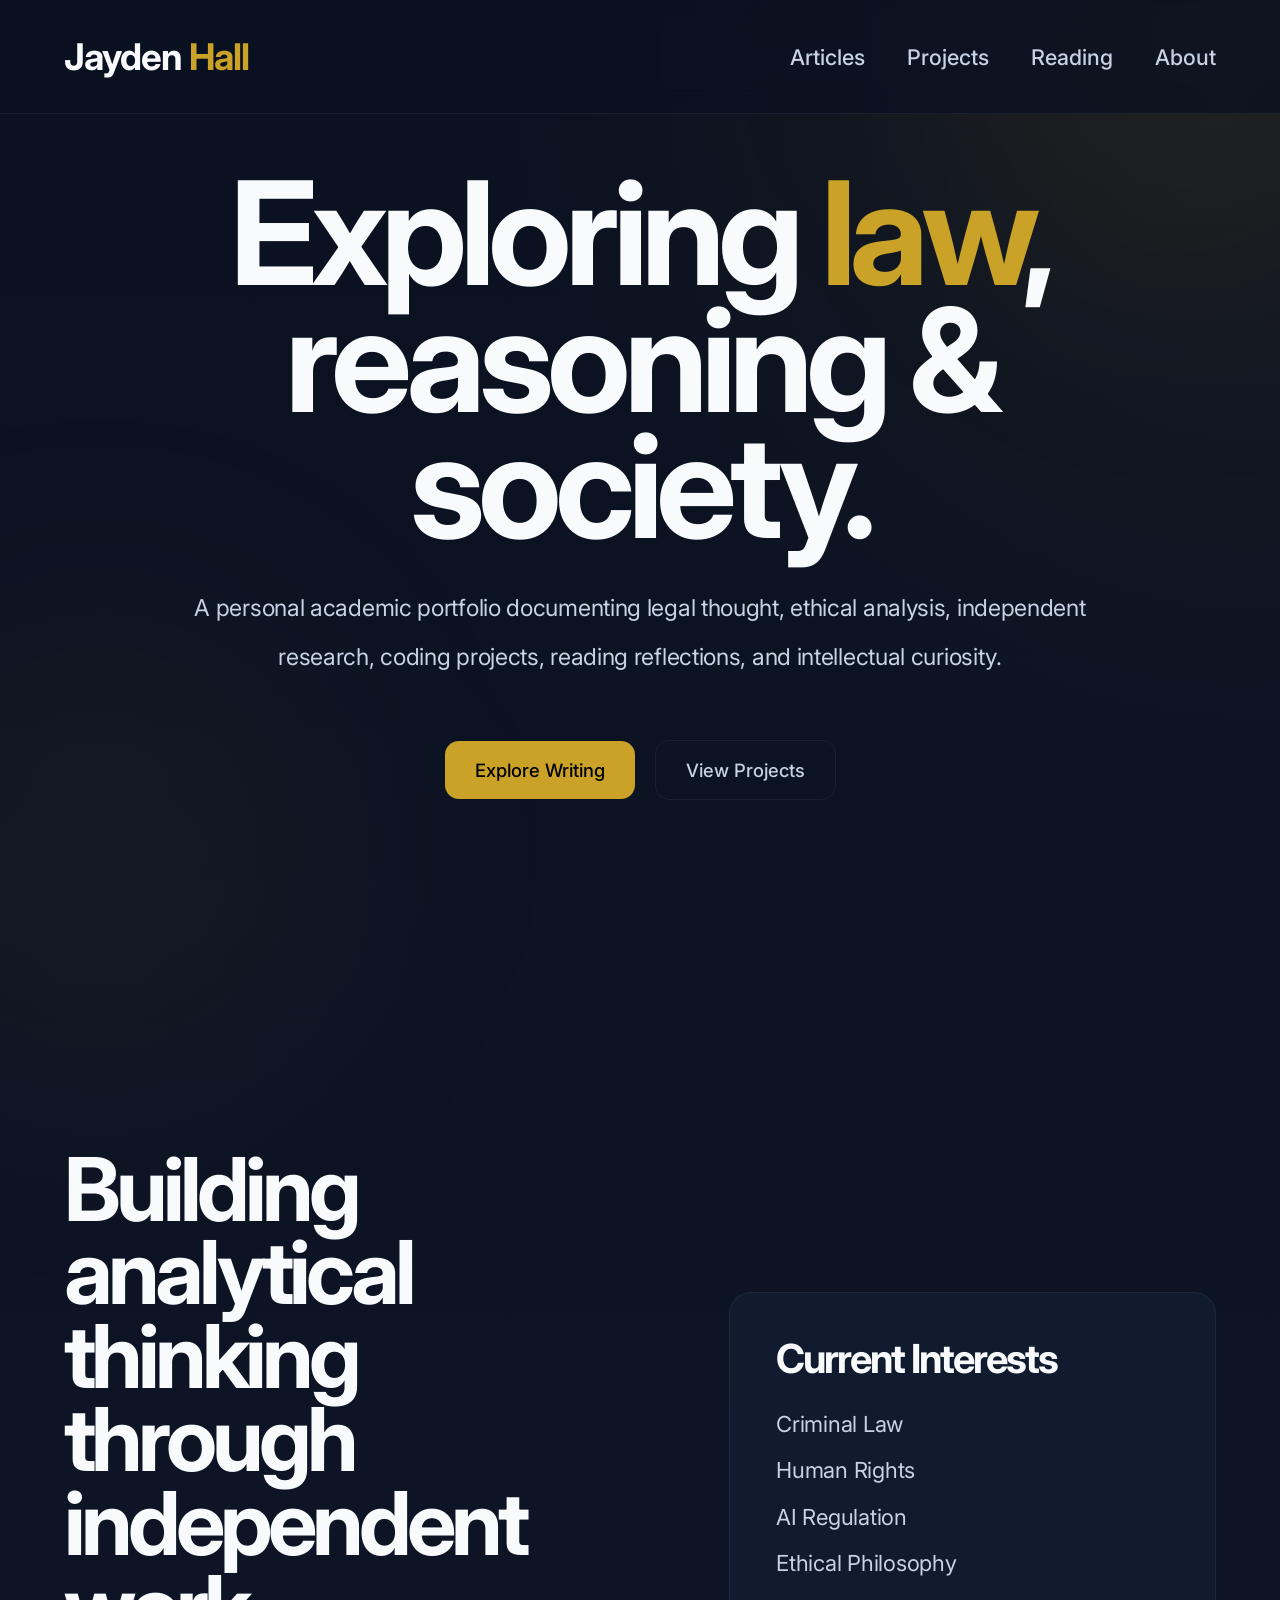
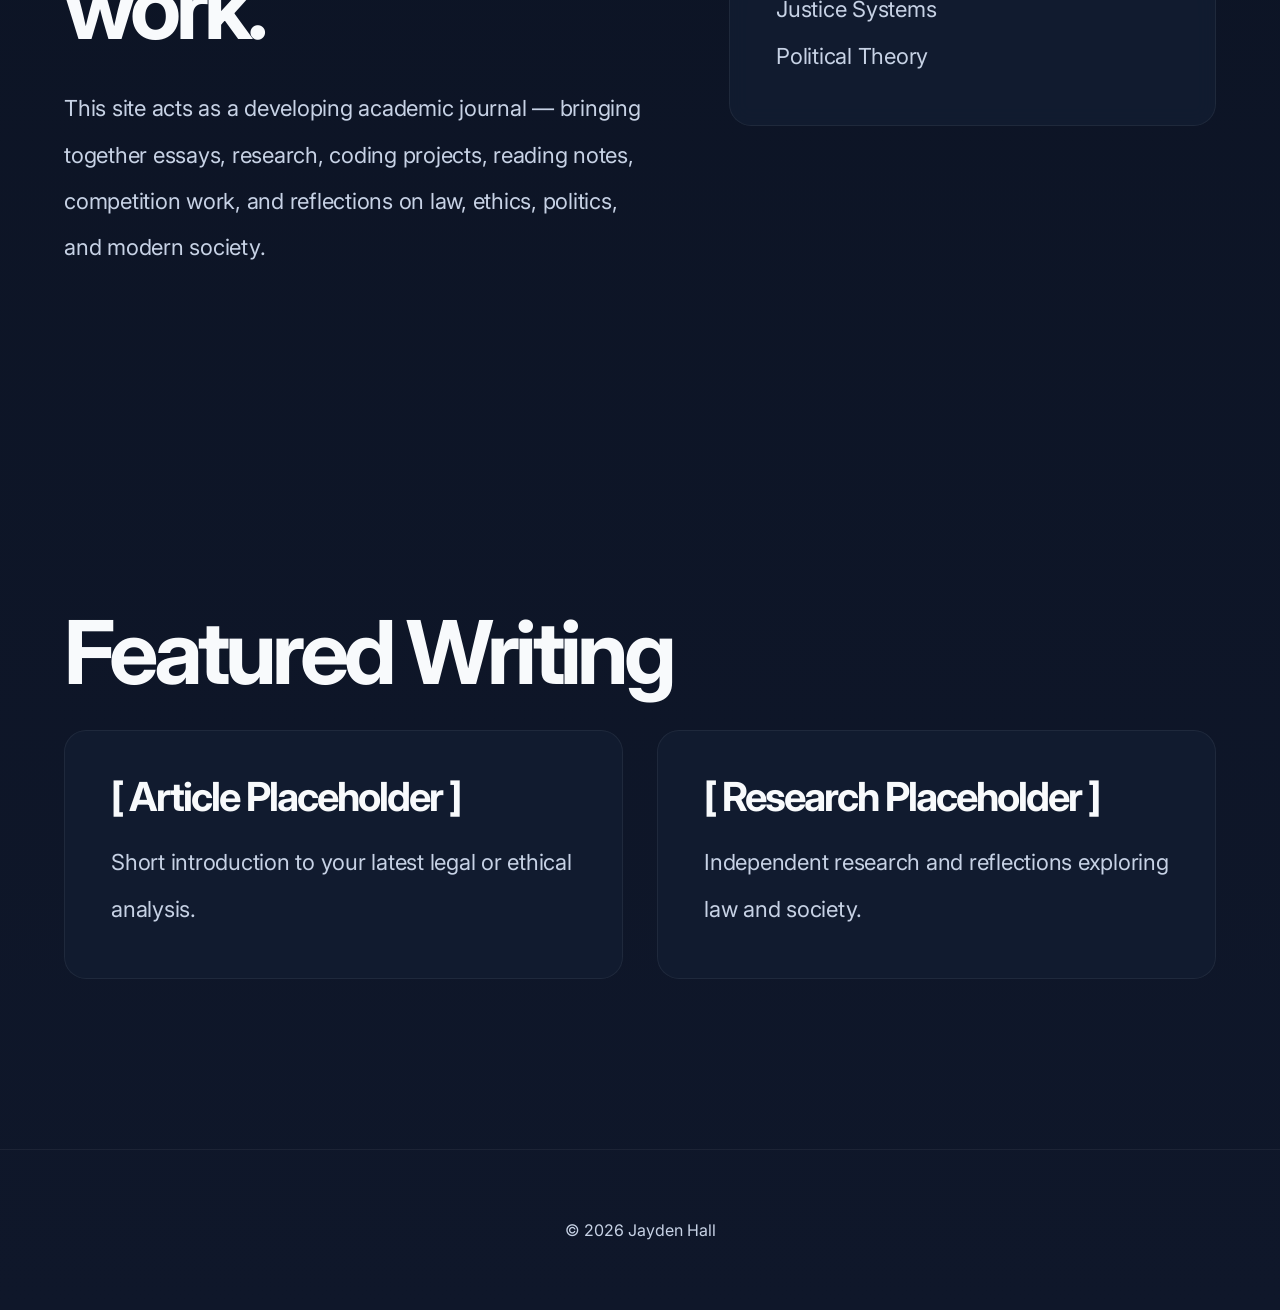
<file: index.html>
<!DOCTYPE html>
<html>
<head>

<title>Jayden Hall</title>

<link rel="stylesheet" href="style.css">

<link href="https://fonts.googleapis.com/css2?family=Inter:wght@300;400;600;700&display=swap" rel="stylesheet">

</head>

<body>

<div class="bg-blur blur1"></div>
<div class="bg-blur blur2"></div>

<nav>
<div class="container nav-inner">

<a href="index.html" class="logo">
Jayden <span>Hall</span>
</a>

<div class="nav-links">
<a href="articles.html">Articles</a>
<a href="projects.html">Projects</a>
<a href="reading.html">Reading</a>
<a href="about.html">About</a>
</div>

</div>
</nav>

<section class="hero">

<div class="container hero-content">

<h1>
Exploring <span>law</span>, reasoning & society.
</h1>

<p>
A personal academic portfolio documenting legal thought,
ethical analysis, independent research,
coding projects, reading reflections,
and intellectual curiosity.
</p>

<div class="buttons">

<a href="articles.html" class="btn btn-primary">
Explore Writing
</a>

<a href="projects.html" class="btn btn-secondary">
View Projects
</a>

</div>

</div>

</section>

<section>

<div class="container feature">

<div>

<h2 class="section-title">
Building analytical thinking through independent work.
</h2>

<p class="muted">
This site acts as a developing academic journal —
bringing together essays, research,
coding projects, reading notes,
competition work, and reflections on law,
ethics, politics, and modern society.
</p>

</div>

<div class="card">

<h3>Current Interests</h3>

<p class="muted">
Criminal Law<br>
Human Rights<br>
AI Regulation<br>
Ethical Philosophy<br>
Justice Systems<br>
Political Theory
</p>

</div>

</div>

</section>

<section>

<div class="container">

<h2 class="section-title">
Featured Writing
</h2>

<div class="grid">

<div class="card">

<h3>[ Article Placeholder ]</h3>

<p class="muted">
Short introduction to your latest legal or ethical analysis.
</p>

</div>

<div class="card">

<h3>[ Research Placeholder ]</h3>

<p class="muted">
Independent research and reflections exploring law and society.
</p>

</div>

</div>

</div>

</section>

<footer>
© 2026 Jayden Hall
</footer>

<script>
const sections=document.querySelectorAll("section");

const observer=new IntersectionObserver(entries=>{
entries.forEach(entry=>{
if(entry.isIntersecting){
entry.target.classList.add("show");
}
});
},{threshold:0.12});

sections.forEach(section=>{
observer.observe(section);
});
</script>

</body>
</html>
</file>
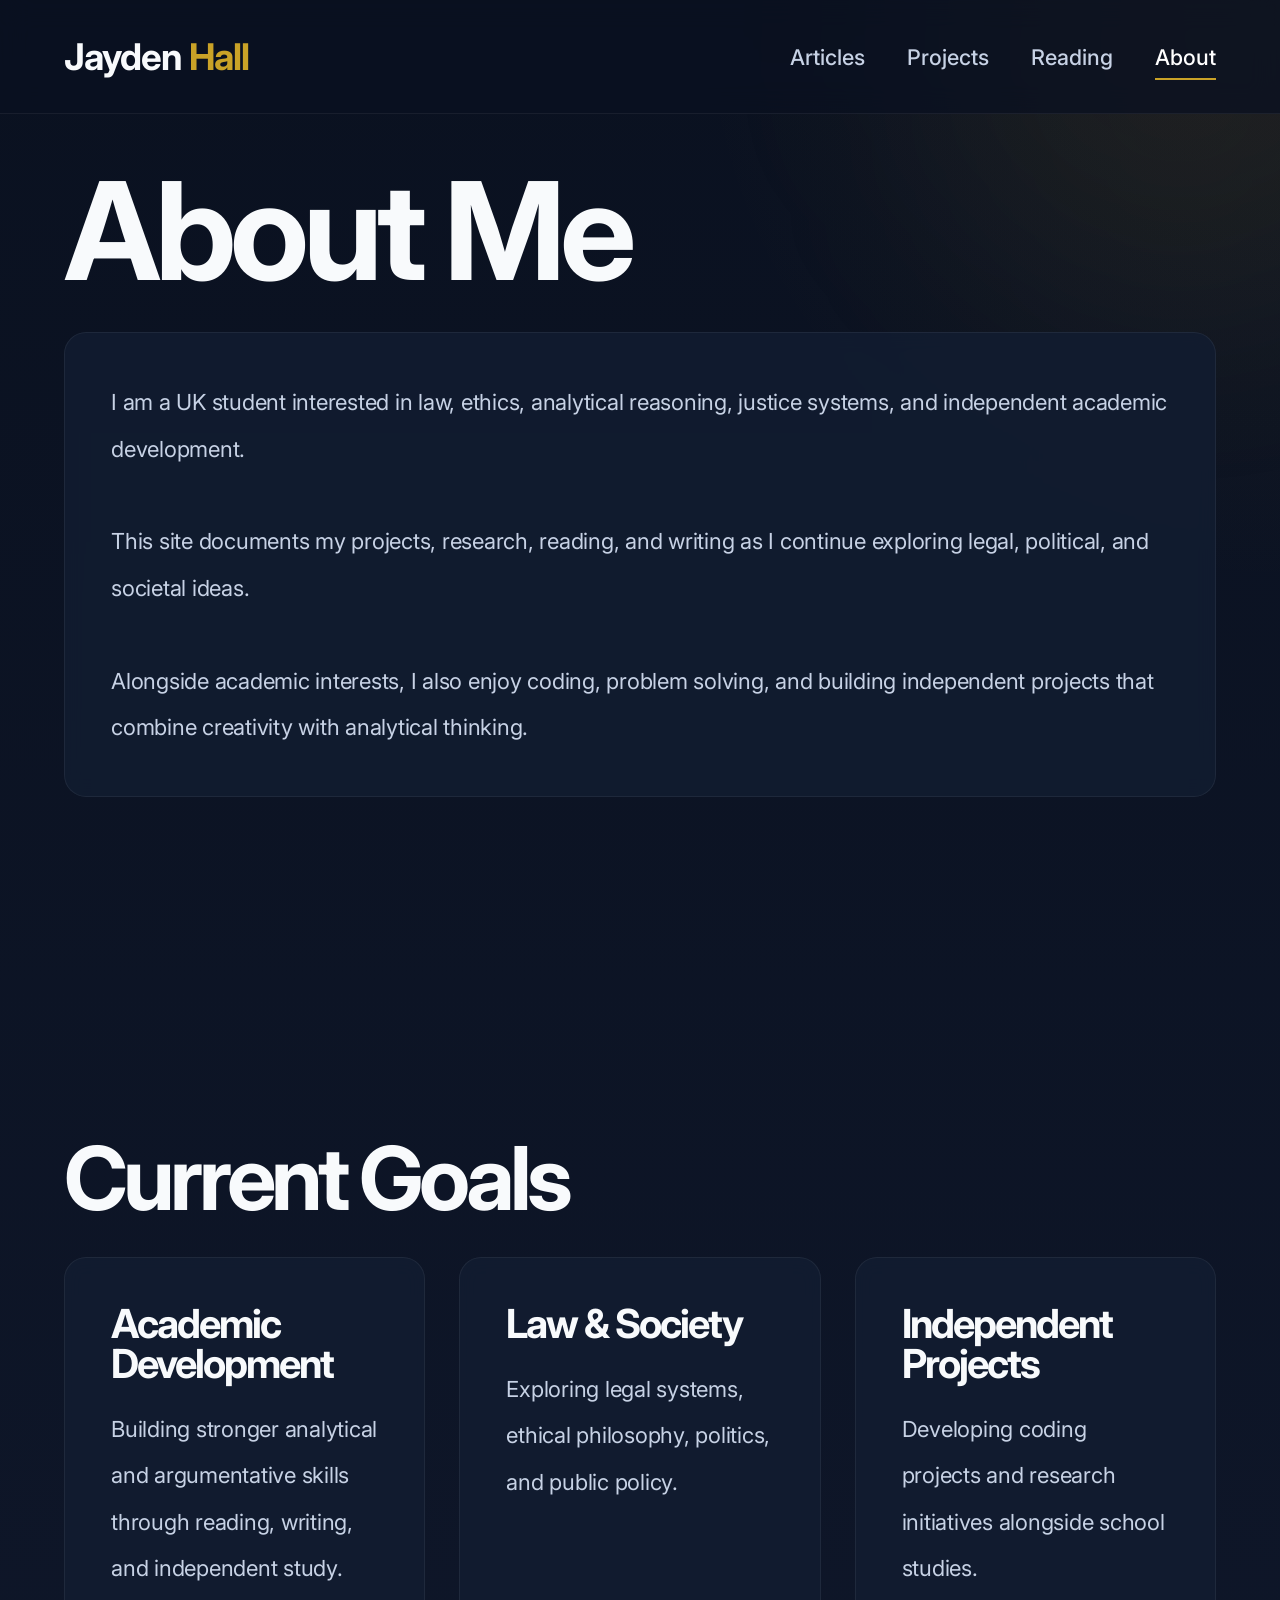
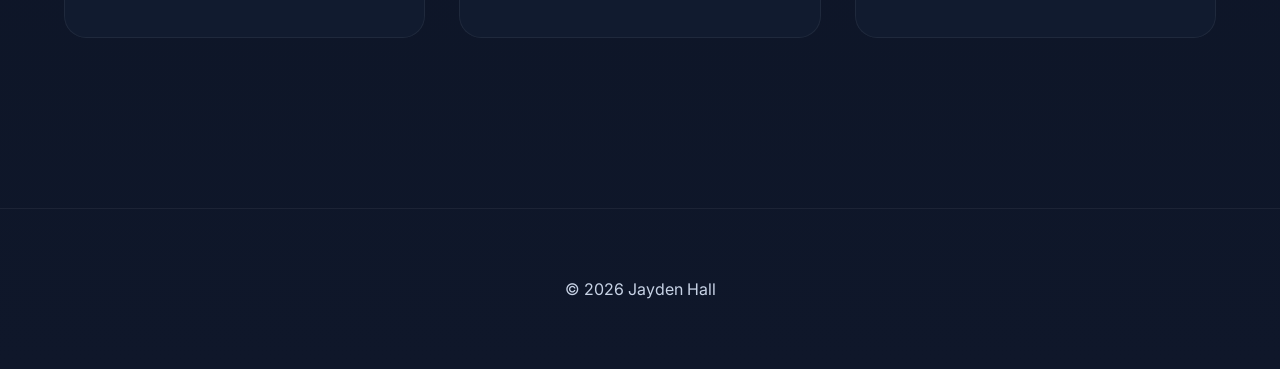
<file: about.html>
<!DOCTYPE html>
<html>
<head>

<title>About</title>

<link rel="stylesheet" href="style.css">

<link href="https://fonts.googleapis.com/css2?family=Inter:wght@300;400;600;700&display=swap" rel="stylesheet">

</head>

<body>

<div class="bg-blur blur1"></div>

<nav>
<div class="container nav-inner">

<a href="index.html" class="logo">
Jayden <span>Hall</span>
</a>

<div class="nav-links">
<a href="articles.html">Articles</a>
<a href="projects.html">Projects</a>
<a href="reading.html">Reading</a>
<a href="about.html" class="active">About</a>
</div>

</div>
</nav>

<section>

<div class="container">

<h1 class="page-title">
About Me
</h1>

<div class="card">

<p class="muted">
I am a UK student interested in law,
ethics,
analytical reasoning,
justice systems,
and independent academic development.

<br><br>

This site documents my projects,
research,
reading,
and writing as I continue exploring legal,
political,
and societal ideas.

<br><br>

Alongside academic interests,
I also enjoy coding,
problem solving,
and building independent projects that combine creativity with analytical thinking.
</p>

</div>

</div>

</section>

<section>

<div class="container">

<h2 class="section-title">
Current Goals
</h2>

<div class="grid">

<div class="card">

<h3>Academic Development</h3>

<p class="muted">
Building stronger analytical and argumentative skills through reading, writing, and independent study.
</p>

</div>

<div class="card">

<h3>Law & Society</h3>

<p class="muted">
Exploring legal systems, ethical philosophy, politics, and public policy.
</p>

</div>

<div class="card">

<h3>Independent Projects</h3>

<p class="muted">
Developing coding projects and research initiatives alongside school studies.
</p>

</div>

</div>

</div>

</section>

<footer>
© 2026 Jayden Hall
</footer>

<script>
const sections=document.querySelectorAll("section");

const observer=new IntersectionObserver(entries=>{
entries.forEach(entry=>{
if(entry.isIntersecting){
entry.target.classList.add("show");
}
});
},{threshold:0.12});

sections.forEach(section=>{
observer.observe(section);
});
</script>

</body>
</html>
</file>
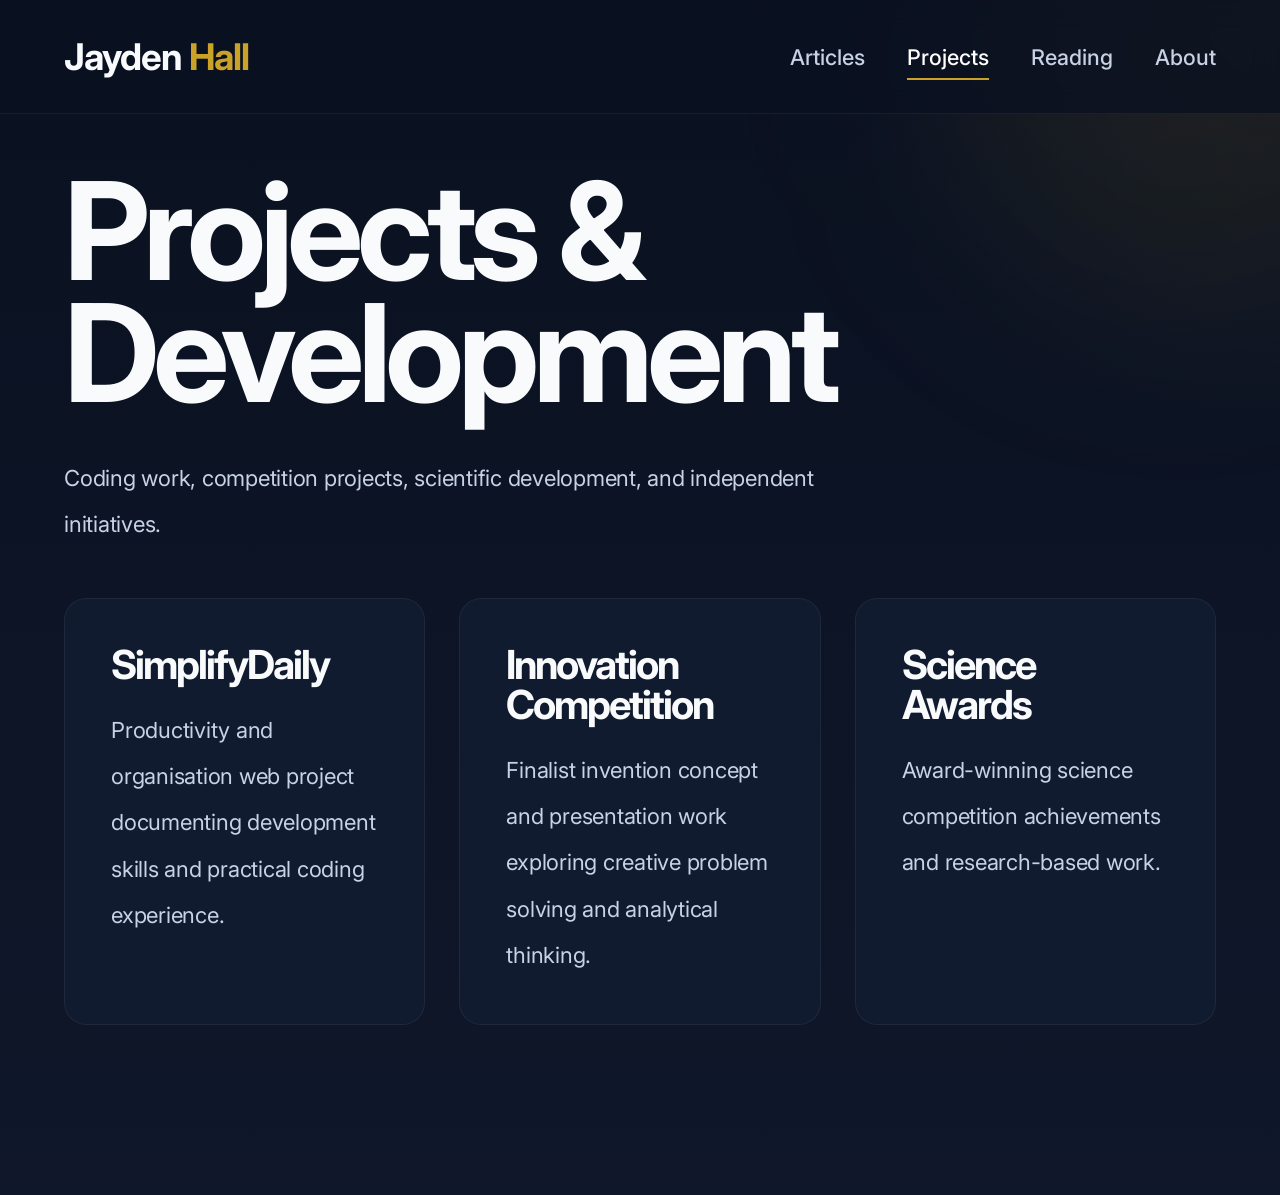
<file: projects.html>
<!DOCTYPE html>
<html>
<head>

<title>Projects</title>

<link rel="stylesheet" href="style.css">

<link href="https://fonts.googleapis.com/css2?family=Inter:wght@300;400;600;700&display=swap" rel="stylesheet">

</head>

<body>

<div class="bg-blur blur1"></div>

<nav>
<div class="container nav-inner">

<a href="index.html" class="logo">
Jayden <span>Hall</span>
</a>

<div class="nav-links">
<a href="articles.html">Articles</a>
<a href="projects.html" class="active">Projects</a>
<a href="reading.html">Reading</a>
<a href="about.html">About</a>
</div>

</div>
</nav>

<section>

<div class="container">

<h1 class="page-title">
Projects & Development
</h1>

<p class="muted" style="max-width:760px;margin-bottom:50px;">
Coding work, competition projects,
scientific development,
and independent initiatives.
</p>

<div class="grid">

<div class="card">

<h3>SimplifyDaily</h3>

<p class="muted">
Productivity and organisation web project documenting development skills and practical coding experience.
</p>

</div>

<div class="card">

<h3>Innovation Competition</h3>

<p class="muted">
Finalist invention concept and presentation work exploring creative problem solving and analytical thinking.
</p>

</div>

<div class="card">

<h3>Science Awards</h3>

<p class="muted">
Award-winning science competition achievements and research-based work.
</p>

</div>

</div>

</div>

</section>

<script>
const sections=document.querySelectorAll("section");

const observer=new IntersectionObserver(entries=>{
entries.forEach(entry=>{
if(entry.isIntersecting){
entry.target.classList.add("show");
}
});
},{threshold:0.12});

sections.forEach(section=>{
observer.observe(section);
});
</script>

</body>
</html>
</file>
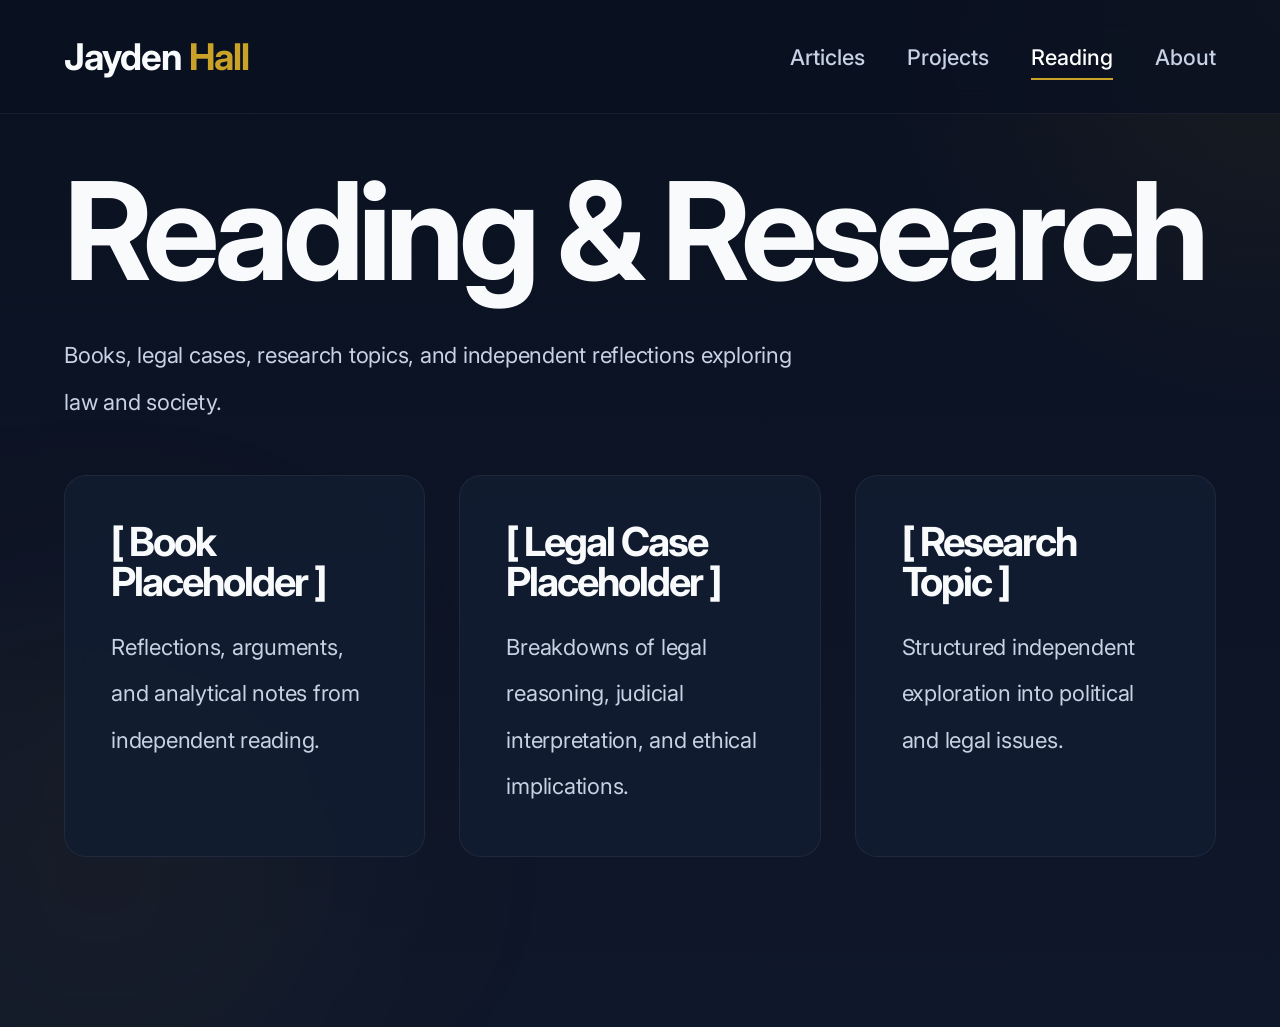
<file: reading.html>
<!DOCTYPE html>
<html>
<head>

<title>Reading</title>

<link rel="stylesheet" href="style.css">

<link href="https://fonts.googleapis.com/css2?family=Inter:wght@300;400;600;700&display=swap" rel="stylesheet">

</head>

<body>

<div class="bg-blur blur2"></div>

<nav>
<div class="container nav-inner">

<a href="index.html" class="logo">
Jayden <span>Hall</span>
</a>

<div class="nav-links">
<a href="articles.html">Articles</a>
<a href="projects.html">Projects</a>
<a href="reading.html" class="active">Reading</a>
<a href="about.html">About</a>
</div>

</div>
</nav>

<section>

<div class="container">

<h1 class="page-title">
Reading & Research
</h1>

<p class="muted" style="max-width:760px;margin-bottom:50px;">
Books, legal cases,
research topics,
and independent reflections exploring law and society.
</p>

<div class="grid">

<div class="card">

<h3>[ Book Placeholder ]</h3>

<p class="muted">
Reflections, arguments, and analytical notes from independent reading.
</p>

</div>

<div class="card">

<h3>[ Legal Case Placeholder ]</h3>

<p class="muted">
Breakdowns of legal reasoning, judicial interpretation, and ethical implications.
</p>

</div>

<div class="card">

<h3>[ Research Topic ]</h3>

<p class="muted">
Structured independent exploration into political and legal issues.
</p>

</div>

</div>

</div>

</section>

<script>
const sections=document.querySelectorAll("section");

const observer=new IntersectionObserver(entries=>{
entries.forEach(entry=>{
if(entry.isIntersecting){
entry.target.classList.add("show");
}
});
},{threshold:0.12});

sections.forEach(section=>{
observer.observe(section);
});
</script>

</body>
</html>
</file>
<file: style.css>
:root{
  --bg:#0a1120;
  --bg2:#0f172a;
  --panel:#131d31;
  --text:#f8fafc;
  --muted:#c7d2e5;
  --accent:#c9a227;
  --border:rgba(255,255,255,0.06);
}

*{
  margin:0;
  padding:0;
  box-sizing:border-box;
  font-family:Inter,sans-serif;
}

html{
  scroll-behavior:smooth;
}

body{
  background:
    radial-gradient(circle at top right, rgba(201,162,39,0.08), transparent 25%),
    linear-gradient(180deg,var(--bg),var(--bg2));

  color:var(--text);
  overflow-x:hidden;
}

/* BACKGROUND GLOW */

.bg-blur{
  position:fixed;
  width:500px;
  height:500px;
  border-radius:50%;
  background:rgba(201,162,39,0.05);
  filter:blur(120px);
  z-index:-1;
}

.blur1{
  top:-200px;
  right:-150px;
}

.blur2{
  bottom:-200px;
  left:-150px;
}

/* CONTAINER */

.container{
  width:90%;
  max-width:1320px;
  margin:auto;
}

/* NAVBAR */

nav{
  position:fixed;
  top:0;
  width:100%;
  z-index:1000;

  backdrop-filter:blur(14px);

  background:rgba(10,17,32,0.75);

  border-bottom:1px solid var(--border);
}

.nav-inner{
  display:flex;
  justify-content:space-between;
  align-items:center;

  padding:34px 0;
}

.logo{
  font-size:2.3rem;
  font-weight:700;
  letter-spacing:-1px;
  text-decoration:none;
  color:var(--text);
}

.logo span{
  color:var(--accent);
}

.logo:hover{
  opacity:0.9;
}

.nav-links a{
  margin-left:38px;

  color:var(--muted);

  text-decoration:none;

  font-size:1.35rem;

  font-weight:500;

  transition:0.25s ease;

  position:relative;
}

.nav-links a:hover{
  color:white;
}

.nav-links a::after{
  content:'';

  position:absolute;

  left:0;
  bottom:-10px;

  width:0%;
  height:2px;

  background:var(--accent);

  transition:0.25s ease;
}

.nav-links a:hover::after{
  width:100%;
}

.nav-links a.active{
  color:white;
}

.nav-links a.active::after{
  width:100%;
}

/* HERO */

.hero{
  min-height:100vh;

  display:flex;
  align-items:center;
  justify-content:center;

  text-align:center;
}

.hero-content{
  max-width:1150px;

  animation:heroFade 1s ease;
}

.hero h1{
  font-size:9rem;

  line-height:0.88;

  letter-spacing:-7px;

  margin-bottom:34px;

  font-weight:700;
}

.hero span{
  color:var(--accent);
}

.hero p{
  max-width:920px;

  margin:auto;

  color:var(--muted);

  line-height:2.1;

  font-size:1.45rem;

  letter-spacing:-0.3px;
}

/* BUTTONS */

.buttons{
  margin-top:50px;
}

.btn{
  display:inline-block;

  padding:18px 30px;

  border-radius:14px;

  text-decoration:none;

  transition:0.25s ease;

  margin:8px;

  font-size:1.15rem;

  font-weight:500;
}

.btn-primary{
  background:var(--accent);
  color:#000;
}

.btn-secondary{
  border:1px solid var(--border);
  color:var(--muted);
}

.btn:hover{
  transform:translateY(-4px);
}

/* ANIMATION */

@keyframes heroFade{
  from{
    opacity:0;
    transform:translateY(20px);
  }

  to{
    opacity:1;
    transform:translateY(0);
  }
}

/* SECTIONS */

section{
  padding:170px 0;

  opacity:0;
  transform:translateY(30px);

  transition:0.8s ease;
}

section.show{
  opacity:1;
  transform:translateY(0);
}

/* TITLES */

.page-title{
  font-size:8.5rem;

  line-height:0.9;

  letter-spacing:-6px;

  margin-bottom:40px;

  font-weight:700;
}

.section-title{
  font-size:5.5rem;

  line-height:0.95;

  letter-spacing:-5px;

  margin-bottom:36px;

  font-weight:700;
}

/* TEXT */

.muted{
  color:var(--muted);

  line-height:2.1;

  font-size:1.38rem;

  letter-spacing:-0.25px;
}

/* FEATURE */

.feature{
  display:grid;

  grid-template-columns:1.1fr 0.9fr;

  gap:70px;

  align-items:center;
}

/* CARDS */

.card{
  background:rgba(19,29,49,0.84);

  border:1px solid var(--border);

  border-radius:22px;

  padding:46px;

  backdrop-filter:blur(10px);

  transition:0.25s ease;
}

.card:hover{
  transform:translateY(-6px);

  border-color:rgba(201,162,39,0.35);
}

.card h3{
  font-size:2.5rem;

  margin-bottom:22px;

  letter-spacing:-2px;

  line-height:1;
}

/* GRID */

.grid{
  display:grid;

  grid-template-columns:repeat(auto-fit,minmax(360px,1fr));

  gap:34px;
}

/* LOADER */

#loader{
  position:fixed;
  inset:0;

  background:var(--bg);

  display:flex;
  align-items:center;
  justify-content:center;

  z-index:9999;

  transition:0.4s ease;
}

.loader-line{
  width:100px;
  height:2px;

  background:rgba(255,255,255,0.08);

  overflow:hidden;

  position:relative;
}

.loader-line::after{
  content:'';

  position:absolute;
  inset:0;

  background:var(--accent);

  animation:loading 1s infinite;
}

@keyframes loading{
  from{
    transform:translateX(-100%);
  }

  to{
    transform:translateX(100%);
  }
}

/* FOOTER */

footer{
  padding:70px;

  text-align:center;

  color:var(--muted);

  border-top:1px solid var(--border);

  font-size:1rem;
}

/* MOBILE */

@media(max-width:900px){

.hero h1{
  font-size:5.6rem;
}

.page-title{
  font-size:5.8rem;
}

.section-title{
  font-size:4.5rem;
}

.hero p,
.muted{
  font-size:1.15rem;
}

.feature{
  grid-template-columns:1fr;
}

.nav-inner{
  padding:24px 0;
}

.logo{
  font-size:1.6rem;
}

.nav-links a{
  margin-left:14px;
  font-size:1rem;
}

.card{
  padding:34px;
}

.card h3{
  font-size:2rem;
}

}
</file>
